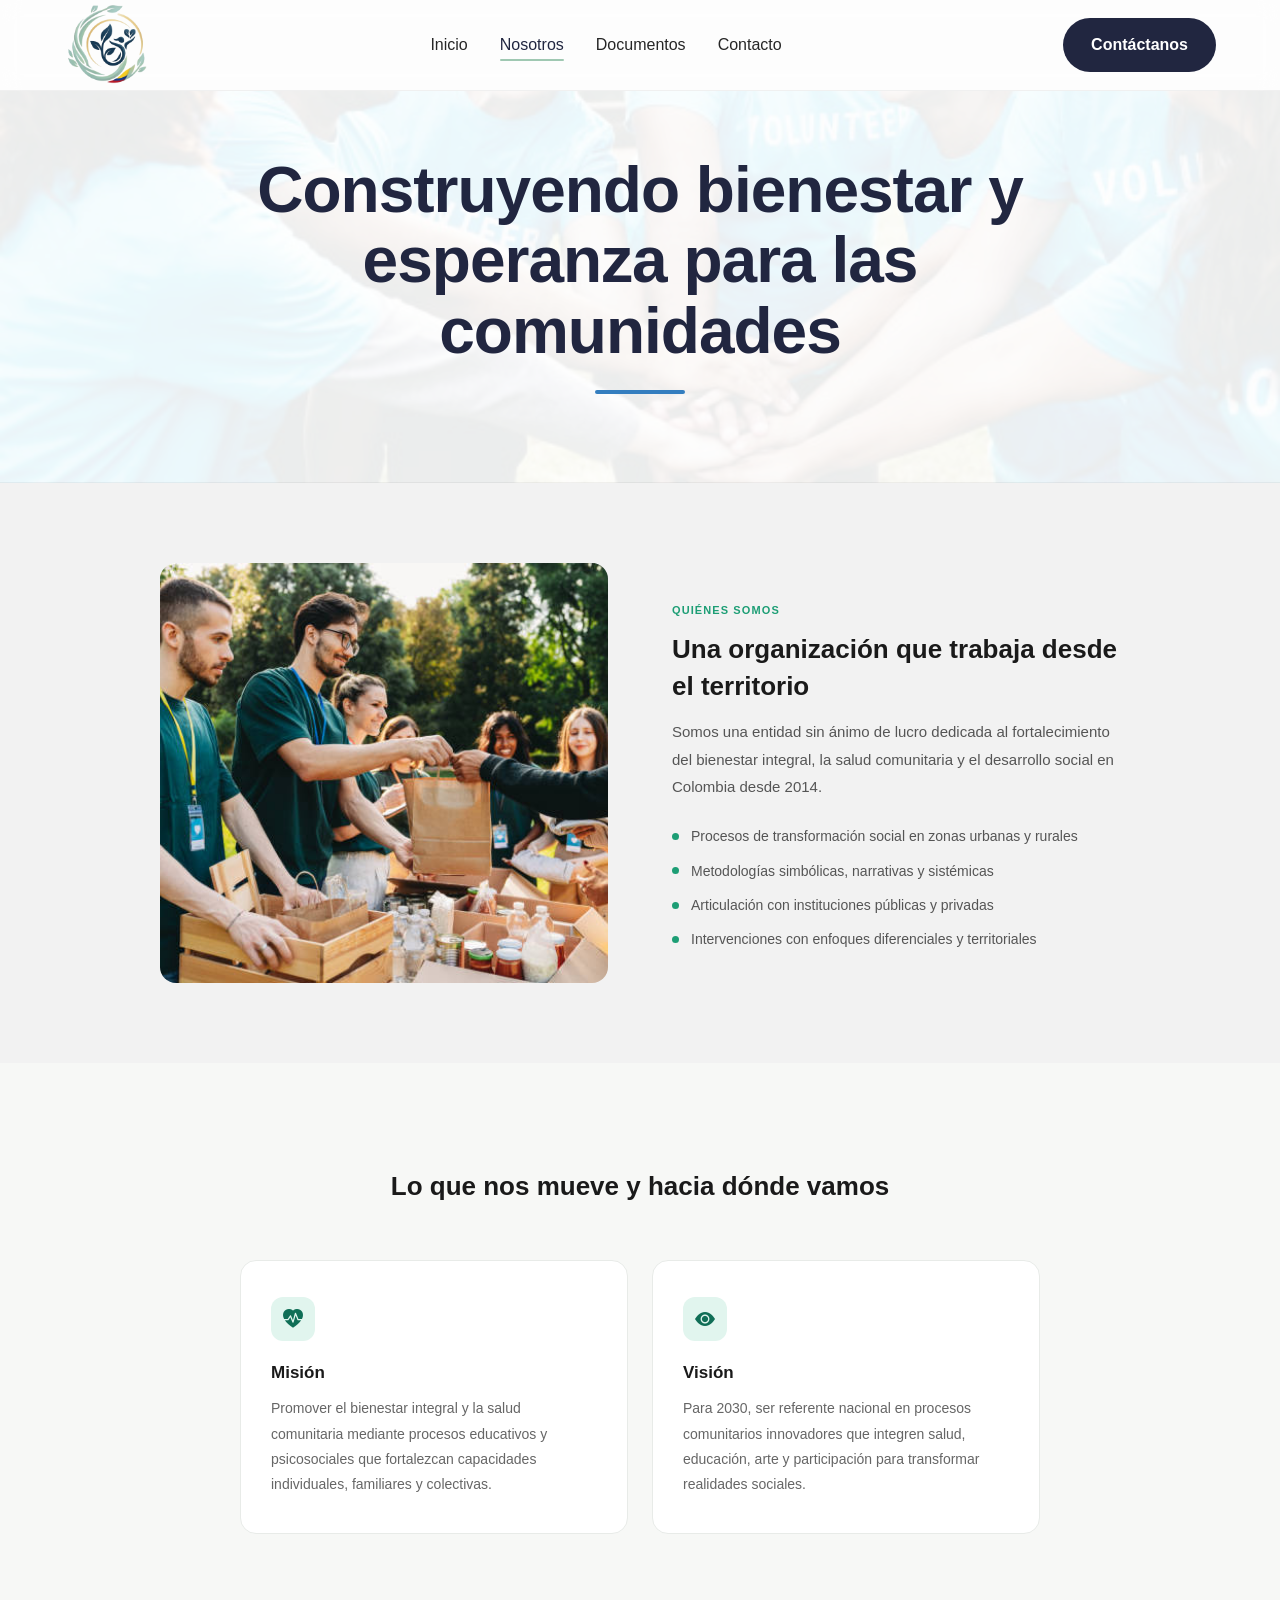
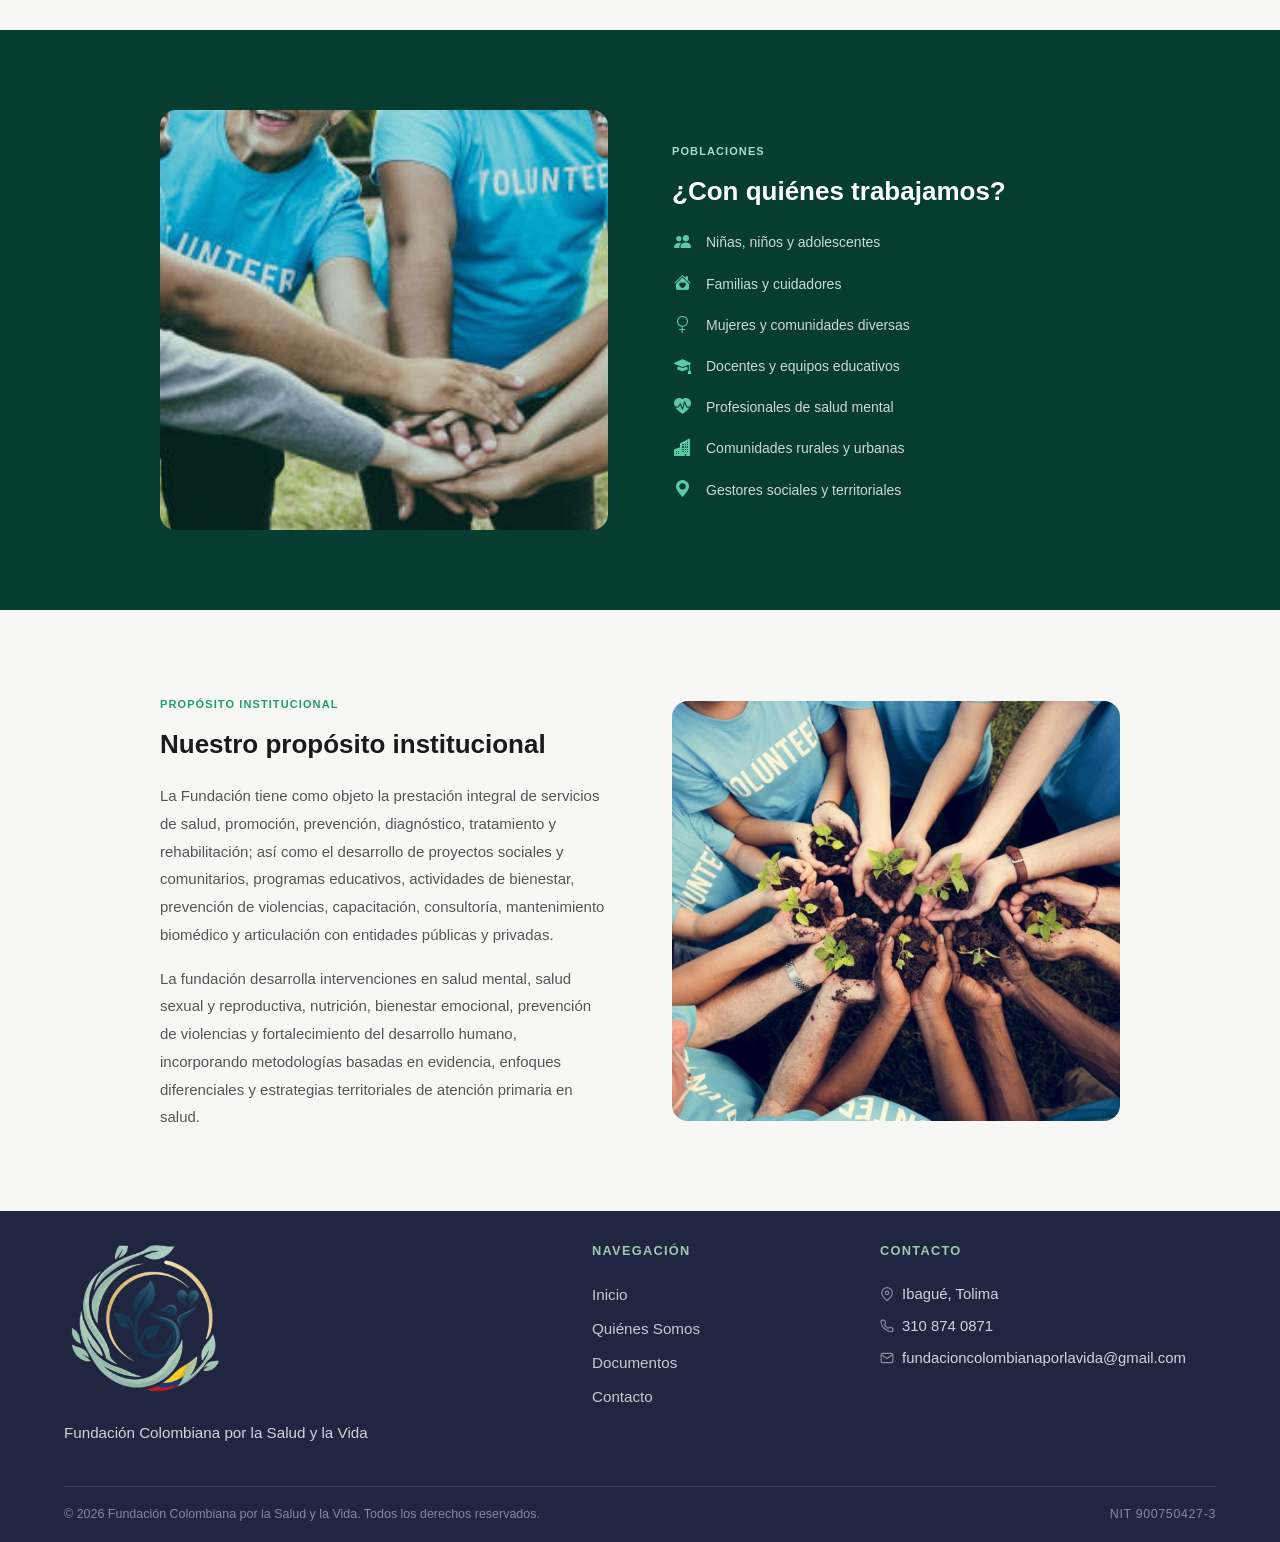
<file: nosotros.html>
<!DOCTYPE html>
<html lang="es">

<head>

    <meta charset="UTF-8">
    <meta name="viewport" content="width=device-width, initial-scale=1.0">
    <link rel="icon" href="assets/img/favicon.png" type="image/png">

    <title>Quiénes Somos | Fundación Colombiana por la Salud y la Vida</title>

    <!-- GOOGLE FONTS -->

    <link rel="preconnect" href="https://fonts.googleapis.com">
    <link rel="preconnect" href="https://fonts.gstatic.com" crossorigin>
    <link href="https://fonts.googleapis.com/css2?family=Inter:wght@300;400;500;600;700;800&display=swap" rel="stylesheet">

    <!-- BOOTSTRAP ICONS -->

    <link rel="stylesheet" href="https://cdn.jsdelivr.net/npm/bootstrap-icons@1.11.3/font/bootstrap-icons.min.css">

    <!-- CSS -->

    <link rel="stylesheet" href="assets/css/styles.css">
    <link rel="stylesheet" href="assets/css/nosotros.css">

</head>

<body>

    <!-- HEADER -->

    <header class="header">

        <div class="container">

            <nav class="navbar">

                <a href="index.html" class="logo">
                    <img src="assets/img/logo.png" alt="Fundación Colombiana por la Salud y la Vida">
                </a>

                <ul class="nav-menu">

                    <li>
                        <a href="index.html" class="nav-link">Inicio</a>
                    </li>

                    <li>
                        <a href="nosotros.html" class="nav-link active">Nosotros</a>
                    </li>

                    <li>
                        <a href="documentos.html" class="nav-link">Documentos</a>
                    </li>

                    <li>
                        <a href="contacto.html" class="nav-link">Contacto</a>
                    </li>

                </ul>

                <a href="contacto.html" class="btn btn-primary">Contáctanos</a>

                <div class="menu-toggle">☰</div>

            </nav>

        </div>

    </header>

    <!-- MAIN -->

    <main>

        <!-- HERO -->

        <section class="page-hero">

            <div class="container hero-content">

                <div class="hero-text">

                    <h1 class="page-title">
                        Construyendo bienestar y esperanza para las comunidades
                    </h1>

                </div>

            </div>

        </section>

        <!-- QUIÉNES SOMOS -->

        <section class="nos-sec">

            <div class="nos-split">

                <div class="nos-img-block">
                    <img src="assets/img/volu5.jpg" alt="Trabajo comunitario">
                </div>

                <div class="nos-txt">

                    <span class="nos-eyebrow nos-eyebrow--green">Quiénes somos</span>

                    <h2>Una organización que trabaja desde el territorio</h2>

                    <p>Somos una entidad sin ánimo de lucro dedicada al fortalecimiento del bienestar integral, la salud comunitaria y el desarrollo social en Colombia desde 2014.</p>

                    <ul class="nos-check-list">
                        <li>Procesos de transformación social en zonas urbanas y rurales</li>
                        <li>Metodologías simbólicas, narrativas y sistémicas</li>
                        <li>Articulación con instituciones públicas y privadas</li>
                        <li>Intervenciones con enfoques diferenciales y territoriales</li>
                    </ul>

                </div>

            </div>

        </section>

        <!-- MISIÓN / VISIÓN -->

        <section class="nos-sec nos-sec--gray nos-mv-section">

            <div class="nos-center-header">
                <h2>Lo que nos mueve y hacia dónde vamos</h2>
            </div>

            <div class="nos-mv-row">

                <div class="nos-mv-box">

                    <div class="nos-mv-icon">
                        <i class="bi bi-heart-pulse-fill"></i>
                    </div>

                    <h3>Misión</h3>

                    <p>Promover el bienestar integral y la salud comunitaria mediante procesos educativos y psicosociales que fortalezcan capacidades individuales, familiares y colectivas.</p>

                </div>

                <div class="nos-mv-box">

                    <div class="nos-mv-icon">
                        <i class="bi bi-eye-fill"></i>
                    </div>

                    <h3>Visión</h3>

                    <p>Para 2030, ser referente nacional en procesos comunitarios innovadores que integren salud, educación, arte y participación para transformar realidades sociales.</p>

                </div>

            </div>

        </section>

        <!-- POBLACIONES -->

        <section class="nos-sec nos-sec--dark">

            <div class="nos-dark-split">

                <div class="nos-dark-img">
                    <img src="assets/img/volu2.jpg" alt="Poblaciones con las que trabajamos">
                </div>

                <div class="nos-dark-txt">

                    <span class="nos-eyebrow nos-eyebrow--light">Poblaciones</span>

                    <h2>¿Con quiénes trabajamos?</h2>

                    <ul class="nos-dark-list">
                        <li><i class="bi bi-people-fill"></i>Niñas, niños y adolescentes</li>
                        <li><i class="bi bi-house-heart-fill"></i>Familias y cuidadores</li>
                        <li><i class="bi bi-gender-female"></i>Mujeres y comunidades diversas</li>
                        <li><i class="bi bi-mortarboard-fill"></i>Docentes y equipos educativos</li>
                        <li><i class="bi bi-heart-pulse-fill"></i>Profesionales de salud mental</li>
                        <li><i class="bi bi-buildings-fill"></i>Comunidades rurales y urbanas</li>
                        <li><i class="bi bi-geo-alt-fill"></i>Gestores sociales y territoriales</li>
                    </ul>

                </div>

            </div>

        </section>

        <!-- PROPÓSITO INSTITUCIONAL -->

        <section class="nos-sec nos-proposito">

            <div class="container nos-proposito-content">

                <div class="nos-proposito-text">

                    <span class="nos-eyebrow nos-eyebrow--green">Propósito institucional</span>

                    <h2 class="nos-proposito-title">Nuestro propósito institucional</h2>

                    <div class="nos-proposito-box">

                        <p>La Fundación tiene como objeto la prestación integral de servicios de salud, promoción, prevención, diagnóstico, tratamiento y rehabilitación; así como el desarrollo de proyectos sociales y comunitarios, programas educativos, actividades de bienestar, prevención de violencias, capacitación, consultoría, mantenimiento biomédico y articulación con entidades públicas y privadas.</p>

                        <p>La fundación desarrolla intervenciones en salud mental, salud sexual y reproductiva, nutrición, bienestar emocional, prevención de violencias y fortalecimiento del desarrollo humano, incorporando metodologías basadas en evidencia, enfoques diferenciales y estrategias territoriales de atención primaria en salud.</p>

                    </div>

                </div>

                <div class="nos-proposito-image">
                    <img src="assets/img/volu1.jpg" alt="Objeto social">
                </div>

            </div>

        </section>

    </main>

        <footer class="footer">
        <div class="container">
            <div class="footer-content">
                <div class="footer-info">
                    <img src="assets/img/logo.png" alt="Logo Fundación">
                    <p>Fundación Colombiana por la Salud y la Vida</p>
                </div>
                <div class="footer-links">
                    <h4>Navegación</h4>
                    <a href="index.html">Inicio</a>
                    <a href="nosotros.html">Quiénes Somos</a>
                    <a href="documentos.html">Documentos</a>
                    <a href="contacto.html">Contacto</a>
                </div>
                <div class="footer-contact">
                    <h4>Contacto</h4>
                    <p>
                        <svg width="14" height="14" fill="none" stroke="currentColor" stroke-width="2" viewBox="0 0 24 24"><path d="M21 10c0 7-9 13-9 13s-9-6-9-13a9 9 0 0 1 18 0z"/><circle cx="12" cy="10" r="3"/></svg>
                        Ibagué, Tolima
                    </p>
                    <p>
                        <svg width="14" height="14" fill="none" stroke="currentColor" stroke-width="2" viewBox="0 0 24 24"><path d="M22 16.92v3a2 2 0 0 1-2.18 2 19.79 19.79 0 0 1-8.63-3.07A19.5 19.5 0 0 1 4.69 13a19.79 19.79 0 0 1-3.07-8.67A2 2 0 0 1 3.6 2h3a2 2 0 0 1 2 1.72c.127.96.361 1.903.7 2.81a2 2 0 0 1-.45 2.11L7.91 9.91a16 16 0 0 0 6.18 6.18l1.27-1.27a2 2 0 0 1 2.11-.45c.907.339 1.85.573 2.81.7A2 2 0 0 1 22 16.92z"/></svg>
                        310 874 0871
                    </p>
                    <p>
                        <svg width="14" height="14" fill="none" stroke="currentColor" stroke-width="2" viewBox="0 0 24 24"><path d="M4 4h16c1.1 0 2 .9 2 2v12c0 1.1-.9 2-2 2H4c-1.1 0-2-.9-2-2V6c0-1.1.9-2 2-2z"/><polyline points="22,6 12,13 2,6"/></svg>
                        fundacioncolombianaporlavida@gmail.com
                    </p>
                </div>
            </div>

                <!-- BARRA DE COPYRIGHT -->
                <div class="footer-bottom">
                    <p>&copy; 2026 Fundación Colombiana por la Salud y la Vida. Todos los derechos reservados.</p>
                    <p class="footer-bottom-nit">NIT 900750427-3</p>
                </div>
            </div>
    </footer>

    <script src="assets/js/menu.js"></script>

</body>

</html>
</file>
<file: assets/css/styles.css>
@import url('https://fonts.googleapis.com/css2?family=Inter:wght@300;400;500;600;700&display=swap');


/* =========================
VARIABLES
========================= */

:root{
--primary-color:#212640;
--secondary-color:#347EBF;
--accent-color:#9FC8B2;

--blue-light:#A0E3F2;
--soft-blue:#C8EDFF;

--white:#FFFFFF;
--background:#F2F2F2;

--text-dark:#262626;
--text-light:#5F5F5F;

--container-width:1200px;

--radius-sm:10px;
--radius-md:18px;
--radius-lg:28px;
--radius-full:999px;

--transition:.3s ease;

--shadow-sm:0 4px 10px rgba(0,0,0,.05);
--shadow-md:0 10px 30px rgba(0,0,0,.08);
--shadow-lg:0 20px 50px rgba(0,0,0,.12);
}

/* =========================
RESET
========================= */

*{
margin:0;
padding:0;
box-sizing:border-box;
}

html{
scroll-behavior:smooth;
}

body{
font-family:'Rubik',sans-serif;
background:var(--background);
color:var(--text-dark);
line-height:1.6;
overflow-x:hidden;
}

img{
width:100%;
display:block;
}

a{
text-decoration:none;
color:inherit;
}

ul{
list-style:none;
}

/* =========================
GLOBAL
========================= */

.container{
width:90%;
max-width:var(--container-width);
margin:auto;
}

section{
padding:100px 0;
}

.section-header{
margin-bottom:4rem;
}

.section-tag{
display:inline-block;
padding:.7rem 1.2rem;
background:rgba(52,126,191,.1);
color:var(--secondary-color);
border-radius:var(--radius-full);
font-size:.9rem;
font-weight:600;
margin-bottom:1rem;
}

.section-title{
font-size:3rem;
line-height:1.1;
color:var(--primary-color);
max-width:700px;
}

/* =========================
BUTTONS
========================= */

.btn{
display:inline-flex;
align-items:center;
justify-content:center;
padding:14px 28px;
border-radius:var(--radius-full);
font-weight:600;
transition:var(--transition);
}

.btn-primary{
background:var(--primary-color);
color:var(--white);
}

.btn-primary:hover{
background:#161B2F;
transform:translateY(-3px);
}

.btn-secondary{
background:var(--accent-color);
color:var(--primary-color);
}

.btn-secondary:hover{
transform:translateY(-3px);
}

/* =========================
HEADER
========================= */

.header{
width:100%;
position:sticky;
top:0;
z-index:1000;
background:rgba(255,255,255,.85);
backdrop-filter:blur(10px);
border-bottom:1px solid rgba(0,0,0,.05);
}

.navbar{
height:90px;
display:flex;
align-items:center;
justify-content:space-between;
}

.logo img{
width:85px;
}

.nav-menu{
display:flex;
align-items:center;
gap:2rem;
}

.nav-link{
position:relative;
font-weight:500;
transition:var(--transition);
}

.nav-link:hover{
color:var(--secondary-color);
}

.nav-link.active{
color:var(--primary-color);
}

.nav-link.active::after{
content:'';
position:absolute;
left:0;
bottom:-8px;
width:100%;
height:2px;
background:var(--accent-color);
border-radius:10px;
}

.menu-toggle{
display:none;
font-size:2rem;
cursor:pointer;
}

/* =========================
FOOTER
========================= */
.footer {
    background: var(--primary-color);
    color: var(--white);
    padding: 30px 0 0;
}

.footer-content {
    display: grid;
    grid-template-columns: 2fr 1fr 1.4fr;
    gap: 3rem;
    padding-bottom: 32px;
    border-bottom: 1px solid rgba(255, 255, 255, 0.12);
}

/* Columna info */
.footer-info img {
    width: 160px;
    margin-bottom: 1.25rem;
}

.footer-info p {
    font-size: 0.95rem;
    line-height: 1.6;
    opacity: 0.8;
    margin-bottom: 0.5rem;
}

.footer-nit {
    font-size: 0.78rem;
    opacity: 0.5;
    letter-spacing: 0.04em;
    display: block;
    margin-bottom: 1.25rem;
}

/* Íconos sociales */
.footer-social {
    display: flex;
    gap: 0.75rem;
    margin-top: 0.25rem;
}

.footer-social a {
    display: flex;
    align-items: center;
    justify-content: center;
    width: 36px;
    height: 36px;
    border-radius: 8px;
    border: 1px solid rgba(255, 255, 255, 0.2);
    color: var(--white);
    opacity: 0.7;
    transition: opacity 0.2s, border-color 0.2s, background 0.2s;
    text-decoration: none;
}

.footer-social a:hover {
    opacity: 1;
    border-color: var(--accent-color);
    background: rgba(255, 255, 255, 0.06);
}

/* Navegación y contacto */
.footer-links,
.footer-contact {
    display: flex;
    flex-direction: column;
    gap: 0.6rem;
}

.footer h4 {
    margin-bottom: 0.75rem;
    color: var(--accent-color);
    font-size: 0.8rem;
    font-weight: 700;
    text-transform: uppercase;
    letter-spacing: 0.1em;
}

.footer-links a {
    color: var(--white);
    text-decoration: none;
    font-size: 0.95rem;
    opacity: 0.75;
    transition: opacity 0.2s, padding-left 0.2s;
}

.footer-links a:hover {
    opacity: 1;
    padding-left: 4px;
}

.footer-contact p {
    display: flex;
    align-items: center;
    gap: 0.5rem;
    font-size: 0.93rem;
    opacity: 0.8;
    line-height: 1.5;
    word-break: break-word;
}

.footer-contact svg {
    flex-shrink: 0;
    opacity: 0.6;
}

/* Barra de copyright */
.footer-bottom {
    display: flex;
    justify-content: space-between;
    align-items: center;
    padding: 18px 0;
    flex-wrap: wrap;
    gap: 0.5rem;
}

.footer-bottom p {
    font-size: 0.78rem;
    opacity: 0.45;
    margin: 0;
}

.footer-bottom-nit {
    letter-spacing: 0.05em;
}

/* Responsive */
@media (max-width: 768px) {
    .footer-content {
        grid-template-columns: 1fr;
        gap: 2.5rem;
    }

    .footer-bottom {
        flex-direction: column;
        text-align: center;
    }
}

/* =========================
RESPONSIVE
========================= */

@media(max-width:992px){

.footer-content{
grid-template-columns:1fr;
}

.nav-menu,
.navbar .btn{
display:none;
}

.menu-toggle{
display:block;
}

.section-title{
font-size:2.3rem;
}

}

@media(max-width:768px){

section{
padding:80px 0;
}

.section-title{
font-size:2rem;
}

}

@media(max-width:992px){

    .nav-menu{
        display:none;

        position:absolute;

        top:90px;
        left:0;

        width:100%;

        background:white;

        flex-direction:column;

        padding:2rem;

        gap:1.5rem;

        box-shadow:0 10px 30px rgba(0,0,0,.1);
    }

    .nav-menu.active{
        display:flex;
    }

}
</file>
<file: assets/css/nosotros.css>
/* ==========================================
   HERO
========================================== */

.page-hero {
    position: relative;
    padding: 4rem 0;
    background:
        linear-gradient(
            rgba(255,255,255,.92),
            rgba(255,255,255,.92)
        ),
        url("../img/volu2.jpg");
    background-size: cover;
    background-position: center;
    border-bottom: 1px solid rgba(0,0,0,.05);
}

.page-hero .container {
    max-width: 900px;
    text-align: center;
}

.hero-badge {
    display: inline-flex;
    align-items: center;
    padding: .7rem 1.3rem;
    border-radius: 999px;
    background: rgba(52,126,191,.08);
    color: var(--secondary-color);
    font-size: .9rem;
    font-weight: 600;
    margin-bottom: 1.5rem;
}

.page-title {
    font-size: clamp(3rem,5vw,4.8rem);
    font-weight: 700;
    line-height: 1.1;
    color: var(--primary-color);
    margin-bottom: 1.5rem;
    letter-spacing: -1px;
}

.page-description {
    max-width: 700px;
    margin: auto;
    font-size: 1.1rem;
    line-height: 1.8;
    color: var(--text-light);
}

.page-title::after {
    content: "";
    display: block;
    width: 90px;
    height: 4px;
    background: var(--secondary-color);
    border-radius: 20px;
    margin: 1.5rem auto 0;
}

@media(max-width:768px) {

    .page-hero {
        padding: 5rem 0;
    }

    .page-title {
        font-size: 2.4rem;
    }

    .page-description {
        font-size: 1rem;
    }

}


/* ==========================================
   EYEBROW
========================================== */

.nos-eyebrow {
    display: inline-block;
    font-size: 11px;
    font-weight: 600;
    letter-spacing: .1em;
    text-transform: uppercase;
}

.nos-eyebrow--green { color: #1D9E75; }

.nos-eyebrow--light { color: #9FE1CB; }


/* ==========================================
   SECCIONES BASE
========================================== */

.nos-sec {
    padding: 80px 40px;
}

.nos-sec--gray { background: #F7F8F6; }

.nos-sec--dark { background: #063D30; }


/* ==========================================
   QUIÉNES SOMOS
========================================== */

.nos-split {
    display: grid;
    grid-template-columns: 1fr 1fr;
    gap: 64px;
    align-items: center;
    max-width: 960px;
    margin: 0 auto;
}

.nos-img-block {
    border-radius: 16px;
    overflow: hidden;
    height: 420px;
    background: #9FE1CB;
}

.nos-img-block img {
    width: 100%;
    height: 100%;
    object-fit: cover;
    display: block;
}

.nos-txt h2 {
    font-size: 26px;
    font-weight: 600;
    line-height: 1.4;
    margin: 10px 0 14px;
    color: #1a1a1a;
}

.nos-txt p {
    font-size: 15px;
    color: #555;
    line-height: 1.85;
}

.nos-check-list {
    margin-top: 24px;
    display: flex;
    flex-direction: column;
    gap: 12px;
    padding: 0;
}

.nos-check-list li {
    list-style: none;
    display: flex;
    align-items: center;
    gap: 12px;
    font-size: 14px;
    color: #555;
}

.nos-check-list li::before {
    content: '';
    width: 7px;
    height: 7px;
    border-radius: 50%;
    background: #1D9E75;
    flex-shrink: 0;
}


/* ==========================================
   MISIÓN / VISIÓN
========================================== */

.nos-mv-section {
    padding-top: 96px;
    padding-bottom: 96px;
}

.nos-center-header {
    text-align: center;
    max-width: 560px;
    margin: 0 auto 56px;
}

.nos-center-header h2 {
    font-size: 26px;
    font-weight: 600;
    line-height: 1.35;
    margin-top: 10px;
    color: #1a1a1a;
}

.nos-mv-row {
    display: grid;
    grid-template-columns: 1fr 1fr;
    gap: 24px;
    max-width: 800px;
    margin: 0 auto;
}

.nos-mv-box {
    background: #fff;
    border: 1px solid #e8ebe8;
    border-radius: 16px;
    padding: 36px 30px;
}

.nos-mv-icon {
    width: 44px;
    height: 44px;
    background: #E1F5EE;
    border-radius: 12px;
    display: flex;
    align-items: center;
    justify-content: center;
    margin-bottom: 18px;
    font-size: 20px;
    color: #0F6E56;
}

.nos-mv-box h3 {
    font-size: 17px;
    font-weight: 600;
    margin-bottom: 10px;
    color: #1a1a1a;
}

.nos-mv-box p {
    font-size: 14px;
    color: #666;
    line-height: 1.8;
}


/* ==========================================
   POBLACIONES
========================================== */

.nos-dark-split {
    display: grid;
    grid-template-columns: 1fr 1fr;
    gap: 64px;
    align-items: center;
    max-width: 960px;
    margin: 0 auto;
}

.nos-dark-img {
    border-radius: 16px;
    overflow: hidden;
    height: 420px;
    background: #0F6E56;
}

.nos-dark-img img {
    width: 100%;
    height: 100%;
    object-fit: cover;
    display: block;
    opacity: .85;
}

.nos-dark-txt h2 {
    font-size: 26px;
    font-weight: 600;
    color: #fff;
    line-height: 1.4;
    margin: 10px 0 20px;
}

.nos-dark-list {
    display: flex;
    flex-direction: column;
    gap: 14px;
    padding: 0;
}

.nos-dark-list li {
    list-style: none;
    display: flex;
    align-items: center;
    gap: 14px;
    font-size: 14px;
    color: rgba(255,255,255,.8);
}

.nos-dark-list li i {
    font-size: 17px;
    color: #5DCAA5;
    flex-shrink: 0;
    width: 20px;
    text-align: center;
}


/* ==========================================
   PROPÓSITO INSTITUCIONAL
========================================== */

.nos-proposito {
    background: #F7F8F6;
}

.nos-proposito-content {
    display: grid;
    grid-template-columns: 1fr 1fr;
    gap: 64px;
    align-items: center;
    max-width: 960px;
    margin: 0 auto;
}

.nos-proposito-title {
    font-size: 26px;
    font-weight: 600;
    line-height: 1.4;
    color: #1a1a1a;
    margin: 10px 0 20px;
}

.nos-proposito-box p {
    font-size: 15px;
    color: #555;
    line-height: 1.85;
    margin-bottom: 16px;
}

.nos-proposito-box p:last-child {
    margin-bottom: 0;
}

.nos-proposito-image {
    border-radius: 16px;
    overflow: hidden;
    height: 420px;
    background: #9FE1CB;
}

.nos-proposito-image img {
    width: 100%;
    height: 100%;
    object-fit: cover;
    display: block;
}


/* ==========================================
   RESPONSIVE
========================================== */

@media(max-width:992px) {

    .nos-split,
    .nos-mv-row,
    .nos-dark-split,
    .nos-proposito-content {
        grid-template-columns: 1fr;
    }

    .nos-img-block,
    .nos-dark-img,
    .nos-proposito-image {
        height: 280px;
    }

    .page-hero {
        min-height: 55vh;
    }

}

@media(max-width:768px) {

    .nos-sec {
        padding: 56px 24px;
    }

    .nos-mv-section {
        padding: 64px 24px;
    }

    .nos-center-header {
        margin-bottom: 36px;
    }

    .page-title {
        font-size: 2.8rem;
    }

}
</file>
